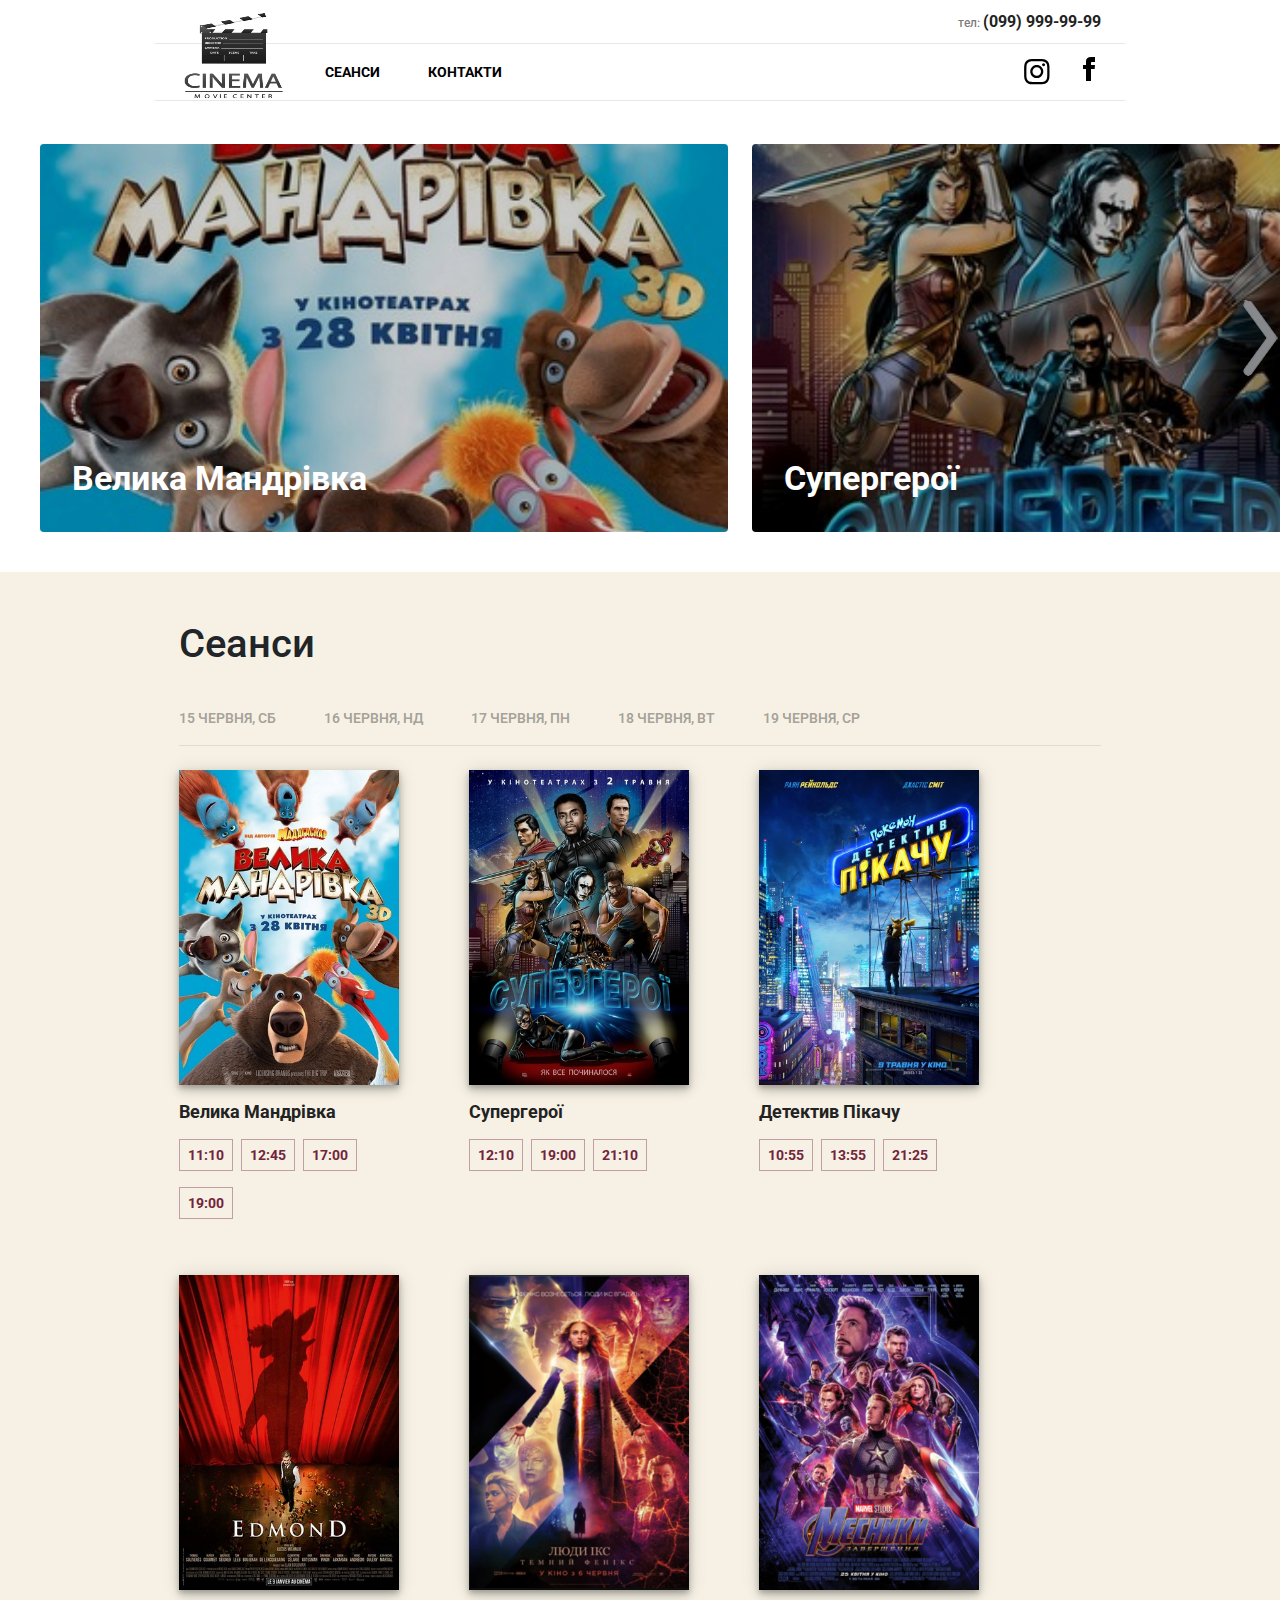
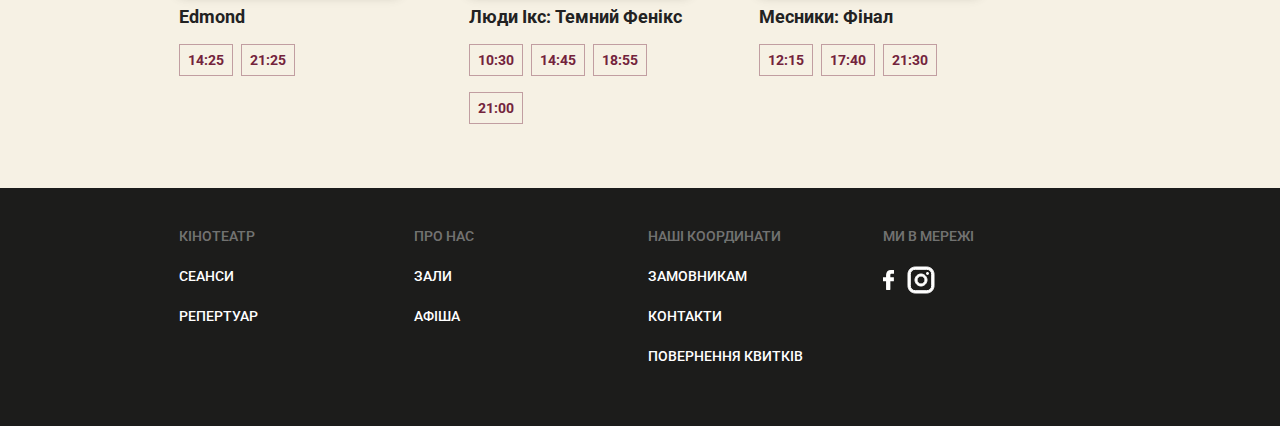
<file: index.html>
<html lang="en">

<head>
    <meta charset="UTF-8">
    <meta name="viewport" content="width=device-width, initial-scale=1.0">
    <link rel="stylesheet" href="stylePage2.css">

    <script src='./sourcePage2.js'></script>
    <link rel="stylesheet" href="https://stackpath.bootstrapcdn.com/bootstrap/4.3.1/css/bootstrap.min.css"
        integrity="sha384-ggOyR0iXCbMQv3Xipma34MD+dH/1fQ784/j6cY/iJTQUOhcWr7x9JvoRxT2MZw1T" crossorigin="anonymous">
    <link href="https://fonts.googleapis.com/css?family=Roboto" rel="stylesheet">
    <title>Cinema</title>
</head>

<body>

    <div class="App">
        <div class="wraper">
            <div class="header">
                <div class="main-width header-top">
                    <p class="header-telephone">
                        тел:
                        <a class="header-telephone-link" href="#">
                            (099) 999-99-99
                        </a>
                    </p>
                </div>
                <div class="header-bottom main-width">
                    <a href="#">
                        <img src="./icons/cinema-logo.PNG" class="header-logo" alt="header-logo">
                    </a>

                    <ul class="header-navigation">
                        <li>
                            <a href="#session">Сеанси</a>
                        </li>
                        <li>
                            <a href="#">Контакти</a>
                        </li>
                    </ul>

                    <ul class="header-links">
                        <li>
                            <a href="https://instagram.com/">
                                <img src="icons/icon-instagram.svg" class="icon-instagram" alt="instagram">
                            </a>
                        </li>
                        <li>
                            <a href="https://facebook.com/">
                                <img src="icons/icon-facebook.svg" alt="facebook">
                            </a>
                        </li>
                    </ul>
                </div>
            </div>


            <nav class="navbar fixed-top  navbar-expand-lg navbar-light bg-light  mobile-see">
                <div>
                    <a class="navbar-brand" href="#">
                        <img src="./icons/cinema-logo.PNG" class="header-logo" alt="header-logo">
                    </a>
                </div>

                <button class="navbar-toggler" type="button" data-toggle="collapse" data-target="#navbarNavDropdown"
                    aria-controls="navbarNavDropdown" aria-expanded="false" aria-label="Toggle navigation">
                    <span class="navbar-toggler-icon"></span>
                </button>
                <div class="collapse navbar-collapse" id="navbarNavDropdown">
                    <ul class="navbar-nav">
                        <li class="nav-item">
                            <a class="nav-link" href="#session">Сеанси <span class="sr-only">(current)</span></a>
                        </li>
                        <li class="nav-item">
                            <a class="nav-link" href="#contacts">Контакти</a>
                        </li>
                        <li class="nav-item">
                            <a class="nav-link" href="#">Скоро у прокаті</a>
                        </li>
                        <!-- <li class="nav-item dropdown">
                            <a class="nav-link dropdown-toggle" href="#" id="navbarDropdownMenuLink"
                                data-toggle="dropdown" aria-haspopup="true" aria-expanded="false">
                                Dropdown link
                            </a>
                            <div class="dropdown-menu" aria-labelledby="navbarDropdownMenuLink">
                                <a class="dropdown-item" href="#">Action</a>
                                <a class="dropdown-item" href="#">Another action</a>
                                <a class="dropdown-item" href="#">Something else here</a>
                            </div>
                        </li> -->
                    </ul>
                </div>
            </nav>


            <div class="main-body">
                <div class="slider">
                    <div class="slider-wrapper" id="id-slider-wrapper" style="margin-left: 0px;">
                        <a class="slider-slide" href="./movie/1111.html"
                            style="background-image: url(./images/1.jpeg);">
                            <div class="slide-mask">
                                <div class="slide-content">
                                    <p class="slide-title">Велика Мандрівка</p>
                                </div>
                            </div>
                        </a>
                        <a class="slider-slide" href="./movie/1111.html"
                            style="background-image: url(./images/2.jpeg);">
                            <div class="slide-mask">
                                <div class="slide-content">
                                    <p class="slide-title">Супергерої</p>
                                </div>
                            </div>
                        </a>
                        <a class="slider-slide" href="./movie/1111.html"
                            style="background-image: url(./images/3.jpeg);">
                            <div class="slide-mask">
                                <div class="slide-content">
                                    <p class="slide-title">Детектив Пікачу</p>
                                </div>
                            </div>
                        </a>
                        <a class="slider-slide" href="./movie/1111.html"
                            style="background-image: url(./images/4.jpeg);">
                            <div class="slide-mask">
                                <div class="slide-content">
                                    <p class="slide-title">Edmond</p>
                                </div>
                            </div>
                        </a>
                        <a class="slider-slide" href="./movie/1111.html"
                            style="background-image: url(./images/5.jpeg);">
                            <div class="slide-mask">
                                <div class="slide-content">
                                    <p class="slide-title">Люди Ікс: Темний Фенікс</p>
                                </div>
                            </div>
                        </a>
                        <a class="slider-slide" href="./movie/1111.html"
                            style="background-image: url(./images/6.jpeg);">
                            <div class="slide-mask">
                                <div class="slide-content">
                                    <p class="slide-title">Месники: Фінал</p>
                                </div>
                            </div>
                        </a>
                    </div>

                    <div class="slider-button slider-button-right" style="display: block;" onclick="rightSlide()"></div>
                    <div class="slider-button slider-button-left" style="display: none;" onclick="leftSlide()"></div>
                </div>
                <div class="schedule">
                    <div class="main-width">
                        <h1>Сеанси</h1>
                        <ul class="schedule-dates">
                            <li>15 червня, сб</li>
                            <li>16 червня, нд</li>
                            <li>17 червня, пн</li>
                            <li>18 червня, вт</li>
                            <li>19 червня, ср</li>
                        </ul>

                        <div class="schedule-films">
                            <div class="schedule-film">
                                <a href="./movie/1111.html">
                                    <img class="schedule-film-poster" src="./images/1.jpeg" alt="Велика мандрівка">
                                    <p class="schedule-film-title">Велика Мандрівка</p>
                                </a>
                                <div class="schedule-film-sessions">
                                    <div class="session">11:10</div>
                                    <div class="session">12:45</div>
                                    <div class="session">17:00</div>
                                    <div class="session">19:00</div>
                                </div>
                            </div>
                            <div class="schedule-film">
                                <a href="./movie/1111.html">
                                    <img class="schedule-film-poster" src="./images/2.jpeg" alt="Велика мандрівка">
                                    <p class="schedule-film-title">Супергерої</p>
                                </a>
                                <div class="schedule-film-sessions">
                                    <div class="session">12:10</div>
                                    <div class="session">19:00</div>
                                    <div class="session">21:10</div>
                                </div>
                            </div>
                            <div class="schedule-film">
                                <a href="./movie/1111.html">
                                    <img class="schedule-film-poster" src="./images/3.jpeg" alt="Велика мандрівка">
                                    <p class="schedule-film-title">Детектив Пікачу</p>
                                </a>
                                <div class="schedule-film-sessions">
                                    <div class="session">10:55</div>
                                    <div class="session">13:55</div>
                                    <div class="session">21:25</div>
                                </div>
                            </div>
                            <div class="schedule-film">
                                <a href="./movie/1111.html">
                                    <img class="schedule-film-poster" src="./images/4.jpeg" alt="Велика мандрівка">
                                    <p class="schedule-film-title">Edmond</p>
                                </a>
                                <div class="schedule-film-sessions">
                                    <div class="session">14:25</div>
                                    <div class="session">21:25</div>
                                </div>
                            </div>
                            <div class="schedule-film">
                                <a href="./movie/1111.html">
                                    <img class="schedule-film-poster" src="./images/5.jpeg" alt="Велика мандрівка">
                                    <p class="schedule-film-title">Люди Ікс: Темний Фенікс</p>
                                </a>
                                <div class="schedule-film-sessions">
                                    <div class="session">10:30</div>
                                    <div class="session">14:45</div>
                                    <div class="session">18:55</div>
                                    <div class="session">21:00</div>
                                </div>
                            </div>
                            <div class="schedule-film">
                                <a href="./movie/1111.html">
                                    <img class="schedule-film-poster" src="./images/6.jpeg" alt="Велика мандрівка">
                                    <p class="schedule-film-title">Месники: Фінал</p>
                                </a>
                                <div class="schedule-film-sessions">
                                    <div class="session">12:15</div>
                                    <div class="session">17:40</div>
                                    <div class="session">21:30</div>
                                </div>
                            </div>

                        </div>
                    </div>
                </div>
            </div>
        </div>

        <div class="buffer"></div>

        <div class="footer">
            <div class="main-width">
                <div class="footer-section">
                    <p class="footer-section-header">Кінотеатр</p>
                    <p>
                        <a href="#">Сеанси</a>
                    </p>
                    <p>
                        <a href="#">Репертуар</a>
                    </p>
                </div>
                <div class="footer-section">
                    <p class="footer-section-header">Про нас</p>
                    <p>
                        <a href="#">Зали</a>
                    </p>
                    <p>
                        <a href="#">Афіша</a>
                    </p>
                </div>
                <div class="footer-section">
                    <p class="footer-section-header">Наші координати</p>
                    <p>
                        <a href="#">Замовникам</a>
                    </p>
                    <p>
                        <a href="#">Контакти</a>
                    </p>
                    <p>
                        <a href="#">Повернення квитків</a>
                    </p>
                </div>
                <div class="footer-section">
                    <p class="footer-section-header">Ми в мережі</p>
                    <p>
                        <a href="http://instagram.com">
                            <img src="./icons/icon-facebook-white.svg" alt>
                        </a>
                        <a href="http://facebook.com">
                            <img src="./icons/icon-instagram-white.svg" alt>
                        </a>
                    </p>
                </div>
            </div>

        </div>
    </div>


</body>
<!-- Optional JavaScript -->
<!-- jQuery first, then Popper.js, then Bootstrap JS -->
<script src="https://code.jquery.com/jquery-3.3.1.slim.min.js"
    integrity="sha384-q8i/X+965DzO0rT7abK41JStQIAqVgRVzpbzo5smXKp4YfRvH+8abtTE1Pi6jizo"
    crossorigin="anonymous"></script>
<script src="https://cdnjs.cloudflare.com/ajax/libs/popper.js/1.14.7/umd/popper.min.js"
    integrity="sha384-UO2eT0CpHqdSJQ6hJty5KVphtPhzWj9WO1clHTMGa3JDZwrnQq4sF86dIHNDz0W1"
    crossorigin="anonymous"></script>
<script src="https://stackpath.bootstrapcdn.com/bootstrap/4.3.1/js/bootstrap.min.js"
    integrity="sha384-JjSmVgyd0p3pXB1rRibZUAYoIIy6OrQ6VrjIEaFf/nJGzIxFDsf4x0xIM+B07jRM"
    crossorigin="anonymous"></script>

</html>
</file>
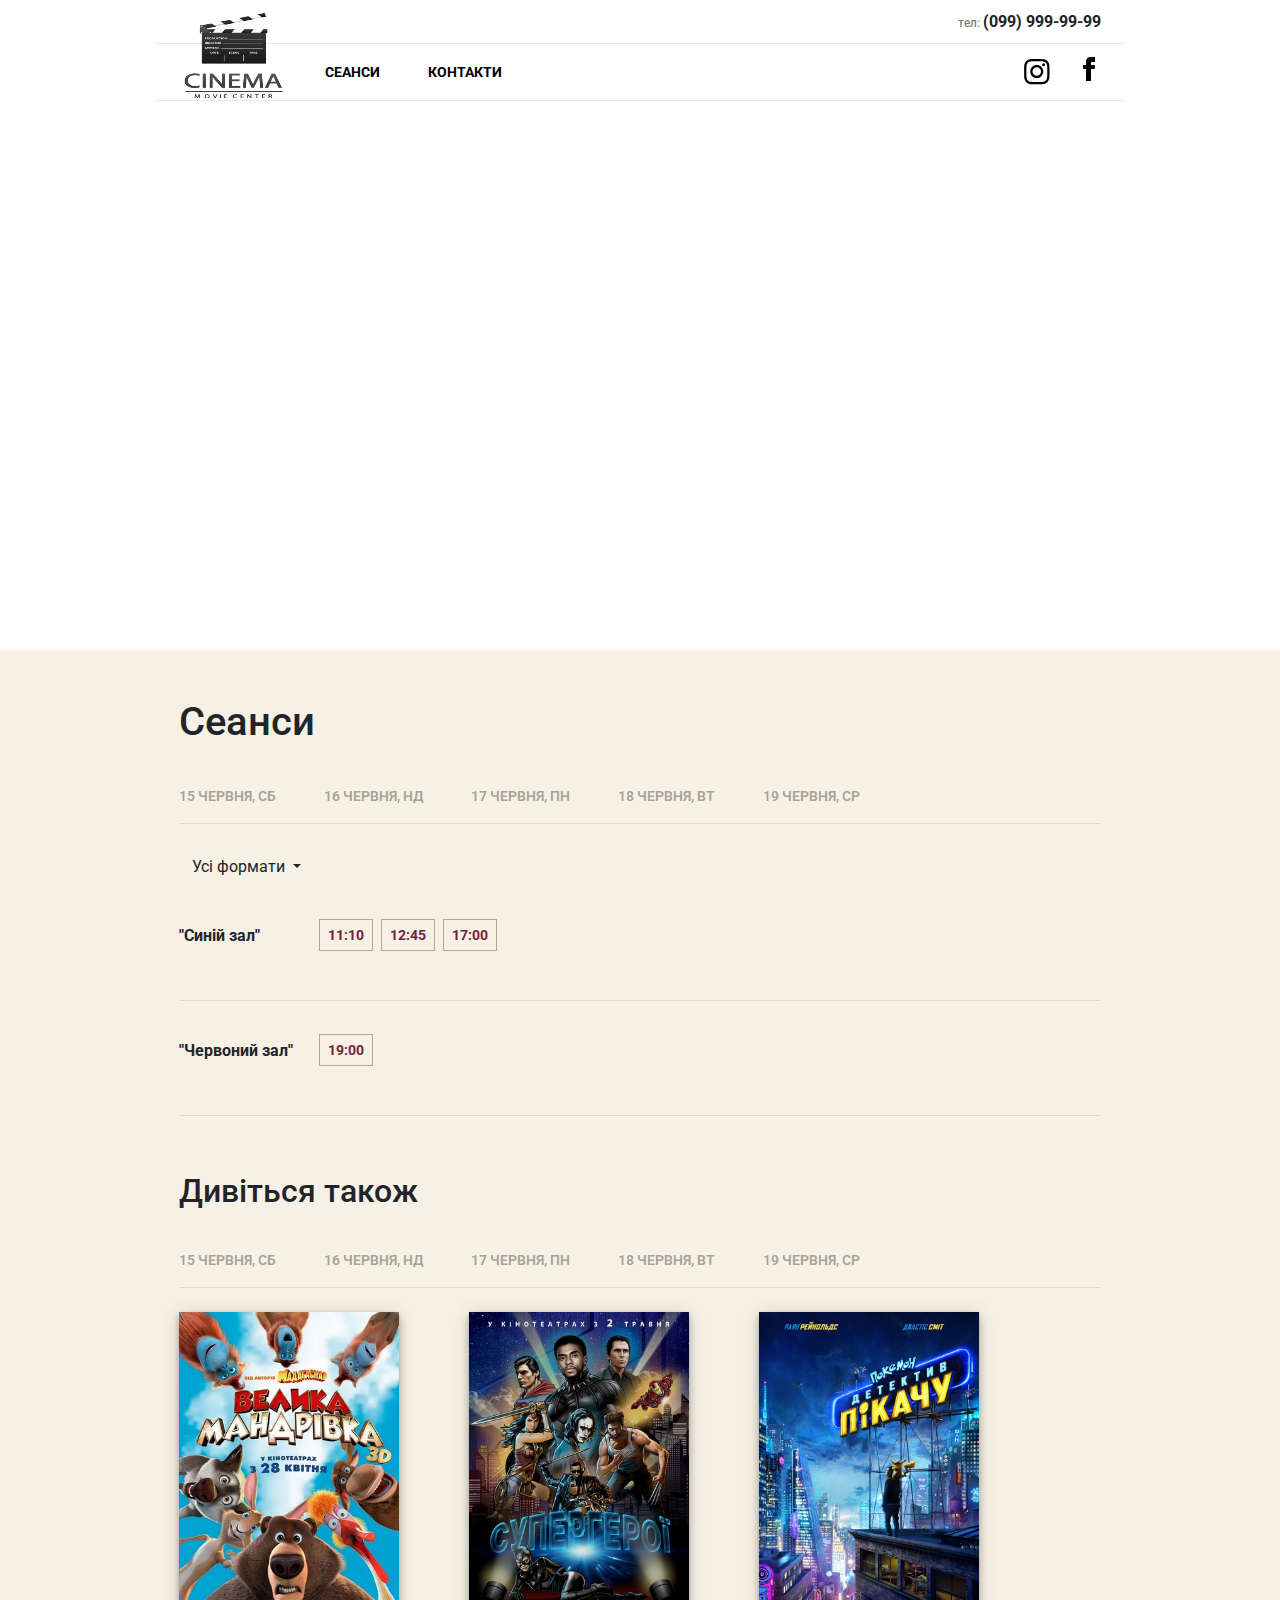
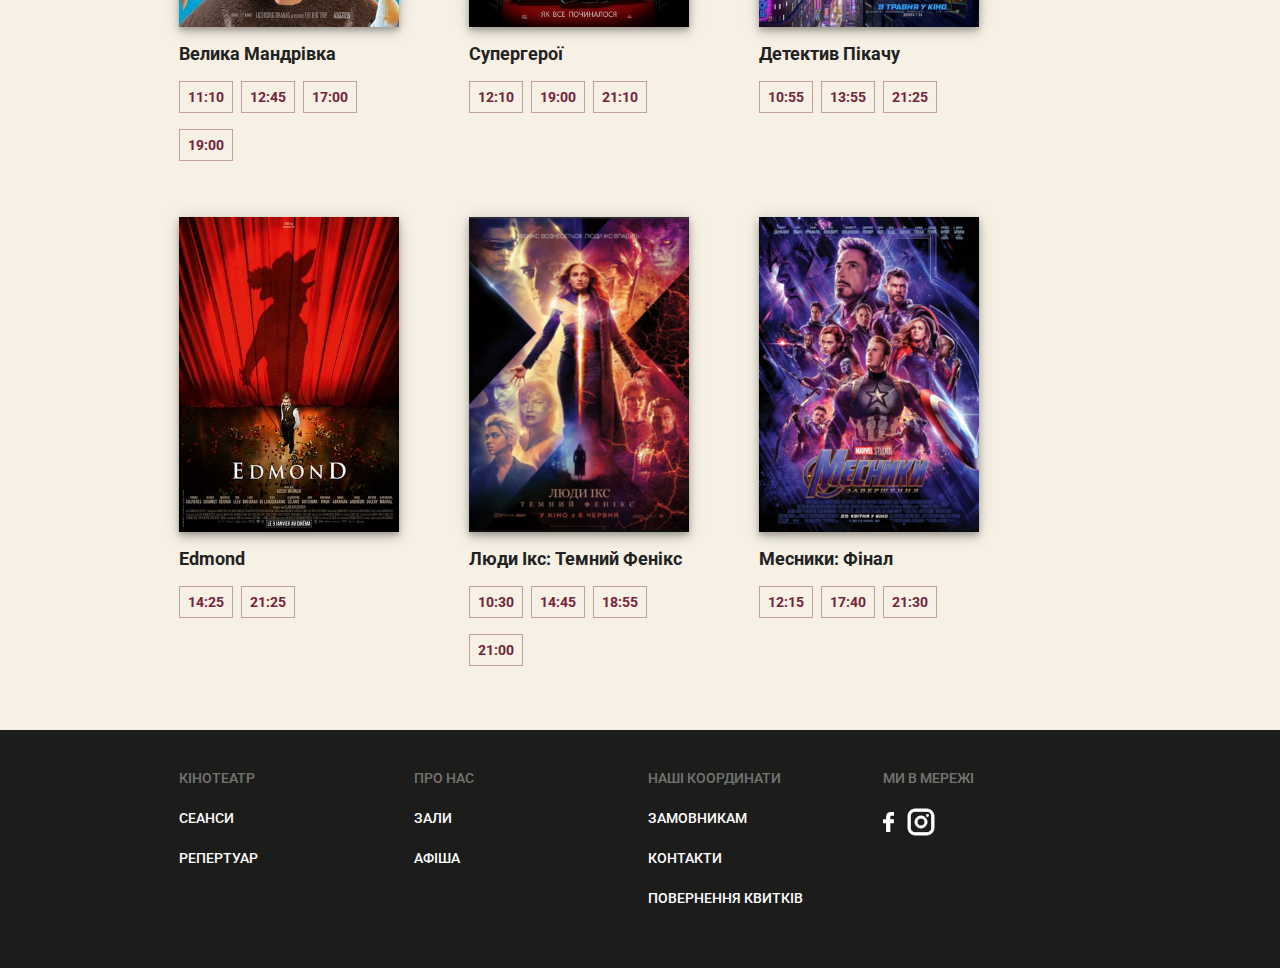
<file: movie/1111.html>
<html lang="en">

<head>
    <meta charset="UTF-8">
    <meta name="viewport" content="width=device-width, initial-scale=1.0">
    <link rel="stylesheet" href="../stylePage2.css">

    <link rel="stylesheet" href="https://stackpath.bootstrapcdn.com/bootstrap/4.3.1/css/bootstrap.min.css"
        integrity="sha384-ggOyR0iXCbMQv3Xipma34MD+dH/1fQ784/j6cY/iJTQUOhcWr7x9JvoRxT2MZw1T" crossorigin="anonymous">
    <link href="https://fonts.googleapis.com/css?family=Roboto" rel="stylesheet">
    <title>Cinema</title>
</head>

<body>

    <div class="App">
        <div class="wraper">
            <div class="header">
                <div class="main-width header-top">
                    <p class="header-telephone">
                        тел:
                        <a class="header-telephone-link" href="../index.html">
                            (099) 999-99-99
                        </a>
                    </p>
                </div>
                <div class="header-bottom main-width">
                    <a href="../index.html">
                        <img src="../icons/cinema-logo.PNG" class="header-logo" alt="header-logo">
                    </a>

                    <ul class="header-navigation">
                        <li>
                            <a href="#session">Сеанси</a>
                        </li>
                        <li>
                            <a href="#contacts">Контакти</a>
                        </li>
                    </ul>

                    <ul class="header-links">
                        <li>
                            <a href="https://instagram.com/">
                                <img src="../icons/icon-instagram.svg" class="icon-instagram" alt="instagram">
                            </a>
                        </li>
                        <li>
                            <a href="https://facebook.com/">
                                <img src="../icons/icon-facebook.svg" alt="facebook">
                            </a>
                        </li>
                    </ul>
                </div>
            </div>


            <nav class="navbar fixed-top  navbar-expand-lg navbar-light bg-light  mobile-see">
                <div>
                    <a class="navbar-brand" href="../index.html">
                        <img src="../icons/cinema-logo.PNG" class="header-logo" alt="header-logo">
                    </a>
                </div>

                <button class="navbar-toggler" type="button" data-toggle="collapse" data-target="#navbarNavDropdown"
                    aria-controls="navbarNavDropdown" aria-expanded="false" aria-label="Toggle navigation">
                    <span class="navbar-toggler-icon"></span>
                </button>
                <div class="collapse navbar-collapse" id="navbarNavDropdown">
                    <ul class="navbar-nav">
                        <li class="nav-item active">
                            <a class="nav-link" href="#session">Сеанси <span class="sr-only">(current)</span></a>
                        </li>
                        <li class="nav-item">
                            <a class="nav-link" href="#contacts">Контакти</a>
                        </li>
                        <li class="nav-item">
                            <a class="nav-link" href="#">Скоро у прокаті</a>
                        </li>
                    </ul>
                </div>
            </nav>


            <div class="main-body">
                <div class="embed-responsive embed-responsive-16by9 movie-trailer">
                    <iframe class="embed-responsive-item" src="https://www.youtube.com/embed/97JjmzzbpcY"
                        allowfullscreen></iframe>
                </div>
                <div class="schedule">
                    <div class="main-width">
                        <h1>Сеанси</h1>
                        <ul class="schedule-dates">
                            <li>15 червня, сб</li>
                            <li>16 червня, нд</li>
                            <li>17 червня, пн</li>
                            <li>18 червня, вт</li>
                            <li>19 червня, ср</li>
                        </ul>

                        <button class="btn dropdown-toggle" type="button" data-toggle="dropdown">Усі формати
                            <span class="caret"></span></button>
                        <ul class="dropdown-menu">
                            <input class="form-control" id="myInput" type="text" placeholder="Search..">
                            <li><a href="#">2D</a></li>
                            <li><a href="#">3D</a></li>
                        </ul>

                        <div class="schedule-halls">
                            <div class="schedule-hall">
                                <p class="schedule-hall-name">"Синій зал"</p>
                                <div class="schedule-hall-sessions">
                                        <div class="session">11:10</div>
                                        <div class="session">12:45</div>
                                        <div class="session">17:00</div>
                                </div>
                            </div>
                            <div class="schedule-hall">
                                    <p class="schedule-hall-name">"Червоний зал"</p>
                                    <div class="schedule-hall-sessions">
                                            <div class="session">19:00</div>
                                    </div>
                                </div>
                        </div>
                    </div>
                </div>

                <div class="movie-info"></div>

                <div class="schedule">
                    <div class="main-width">
                        <h2>Дивіться також</h2>
                        <ul class="schedule-dates">
                            <li>15 червня, сб</li>
                            <li>16 червня, нд</li>
                            <li>17 червня, пн</li>
                            <li>18 червня, вт</li>
                            <li>19 червня, ср</li>
                        </ul>

                        <div class="schedule-films">
                            <div class="schedule-film">
                                <a href="../movie/1111.html">
                                    <img class="schedule-film-poster" src="../images/1.jpeg" alt="Велика мандрівка">
                                    <p class="schedule-film-title">Велика Мандрівка</p>
                                </a>
                                <div class="schedule-film-sessions">
                                    <div class="session">11:10</div>
                                    <div class="session">12:45</div>
                                    <div class="session">17:00</div>
                                    <div class="session">19:00</div>
                                </div>
                            </div>
                            <div class="schedule-film">
                                <a href="../movie/1111.html">
                                    <img class="schedule-film-poster" src="../images/2.jpeg" alt="Велика мандрівка">
                                    <p class="schedule-film-title">Супергерої</p>
                                </a>
                                <div class="schedule-film-sessions">
                                    <div class="session">12:10</div>
                                    <div class="session">19:00</div>
                                    <div class="session">21:10</div>
                                </div>
                            </div>
                            <div class="schedule-film">
                                <a href="../movie/1111.html">
                                    <img class="schedule-film-poster" src="../images/3.jpeg" alt="Велика мандрівка">
                                    <p class="schedule-film-title">Детектив Пікачу</p>
                                </a>
                                <div class="schedule-film-sessions">
                                    <div class="session">10:55</div>
                                    <div class="session">13:55</div>
                                    <div class="session">21:25</div>
                                </div>
                            </div>
                            <div class="schedule-film">
                                <a href="../movie/1111.html">
                                    <img class="schedule-film-poster" src="../images/4.jpeg" alt="Велика мандрівка">
                                    <p class="schedule-film-title">Edmond</p>
                                </a>
                                <div class="schedule-film-sessions">
                                    <div class="session">14:25</div>
                                    <div class="session">21:25</div>
                                </div>
                            </div>
                            <div class="schedule-film">
                                <a href="../movie/1111.html">
                                    <img class="schedule-film-poster" src="../images/5.jpeg" alt="Велика мандрівка">
                                    <p class="schedule-film-title">Люди Ікс: Темний Фенікс</p>
                                </a>
                                <div class="schedule-film-sessions">
                                    <div class="session">10:30</div>
                                    <div class="session">14:45</div>
                                    <div class="session">18:55</div>
                                    <div class="session">21:00</div>
                                </div>
                            </div>
                            <div class="schedule-film">
                                <a href="../movie/1111.html">
                                    <img class="schedule-film-poster" src="../images/6.jpeg" alt="Велика мандрівка">
                                    <p class="schedule-film-title">Месники: Фінал</p>
                                </a>
                                <div class="schedule-film-sessions">
                                    <div class="session">12:15</div>
                                    <div class="session">17:40</div>
                                    <div class="session">21:30</div>
                                </div>
                            </div>

                        </div>
                    </div>
                </div>
            </div>

        </div>

        <div class="buffer"></div>


        <div class="footer">
            <div class="main-width">
                <div class="footer-section">
                    <p class="footer-section-header">Кінотеатр</p>
                    <p>
                        <a href="#">Сеанси</a>
                    </p>
                    <p>
                        <a href="#">Репертуар</a>
                    </p>
                </div>
                <div class="footer-section">
                    <p class="footer-section-header">Про нас</p>
                    <p>
                        <a href="#">Зали</a>
                    </p>
                    <p>
                        <a href="#">Афіша</a>
                    </p>
                </div>
                <div class="footer-section">
                    <p class="footer-section-header">Наші координати</p>
                    <p>
                        <a href="#">Замовникам</a>
                    </p>
                    <p>
                        <a href="#">Контакти</a>
                    </p>
                    <p>
                        <a href="#">Повернення квитків</a>
                    </p>
                </div>
                <div class="footer-section">
                    <p class="footer-section-header">Ми в мережі</p>
                    <p>
                        <a href="http://instagram.com">
                            <img src="../icons/icon-facebook-white.svg" alt>
                        </a>
                        <a href="http://facebook.com">
                            <img src="../icons/icon-instagram-white.svg" alt>
                        </a>
                    </p>
                </div>
            </div>

        </div>
    </div>

</body>
<!-- Optional JavaScript -->
<!-- jQuery first, then Popper.js, then Bootstrap JS -->
<script src="https://code.jquery.com/jquery-3.3.1.slim.min.js"
    integrity="sha384-q8i/X+965DzO0rT7abK41JStQIAqVgRVzpbzo5smXKp4YfRvH+8abtTE1Pi6jizo"
    crossorigin="anonymous"></script>
<script src="https://cdnjs.cloudflare.com/ajax/libs/popper.js/1.14.7/umd/popper.min.js"
    integrity="sha384-UO2eT0CpHqdSJQ6hJty5KVphtPhzWj9WO1clHTMGa3JDZwrnQq4sF86dIHNDz0W1"
    crossorigin="anonymous"></script>
<script src="https://stackpath.bootstrapcdn.com/bootstrap/4.3.1/js/bootstrap.min.js"
    integrity="sha384-JjSmVgyd0p3pXB1rRibZUAYoIIy6OrQ6VrjIEaFf/nJGzIxFDsf4x0xIM+B07jRM"
    crossorigin="anonymous"></script>


<script src='../sourcePage2.js'></script>

</html>
</file>
<file: stylePage2.css>
body{
    min-width: 970px;
}


.App{
    height: 100%;
}
.main-width{

    width: 970px;
    margin: 0 auto;
    box-sizing: border-box;
    padding: 0 24px;
}

.wraper{
    min-height: 100%;
    padding-top: 104px;
    margin-bottom: -238px;
    position: relative;
}

.buffer{
    min-height: 238px;
}
.footer{
    background-color: #1c1c1b;
    position: relative;
    z-index: 20;
}

.header {
    background-color: #fff;
    position: fixed;
    top: 0;
    right: 0;
    left: 0;
    z-index: 50;
    transition: top .15s;
}

.header-top{
    height: 44px;
    border-bottom: 1px solid rgba(34,34,34,.1);
    overflow: hidden;
}
.header-telephone{
    float: right;
    height: 44px;
    line-height: 44px;
    font-size: 12px;
    color: rgba(34,34,34,.6);
    font-weight: 500;
}
.header-telephone-link{
    text-decoration: none;
    color: #222;
    font-size: 16px;
    font-weight: 700;
}
.header-telephone-link:hover{
    text-decoration: none;
    color: rgba(34,34,34,.6);
    font-size: 16px;
    font-weight: 700;
}

.header-bottom{
    border-bottom: 1px solid rgba(34,34,34,.1);
    position: relative;
    height: 100%;
    padding-left: 146px;
}

.header-logo{
    position: absolute;
    width: 110px;
    height: 89px;
    left: 24px;
    bottom: 0px;
}
.header-navigation{
    float: left;
    height: 100%;
    list-style: none;
}
.header-navigation li{
    border: 0;
    font-size: 100%;
    font: inherit;
    vertical-align: baseline;
    margin: 0;
    padding: 0;

    float: left;
}
.header-navigation li a{
    display: block;
    line-height: 56px;
    font-size: 14px;
    font-weight: 700;
    color: #222;
    text-decoration: none;
    text-transform: uppercase;
    padding: 0 24px;
    color: black;
}
.header-navigation li a:hover{
    color: rgba(34,34,34,.6);
}

.header-links {
    float: right;
    list-style: none;
    right: 0;
}

.header-links li {
    float: left;
    padding: 12px 0;
}

.icon-instagram{
    height: 32px;
    width: 32px;
    margin-right: 24px;
}
.header-bottom::after{
    content: "";
    display: table;
    clear: both;
}
 body ul{
    margin-bottom: 0;
    padding-left: 0;
}

.scrolled{
    top: -44px;
}

.slider{
    position: relative;
}
.slider-wrapper{
    padding: 40px 0;
    padding-left: 40px;
    display: flex;
    flex-wrap: nowrap;
    overflow: hidden;
    background-color: #fff;
}
.slider-slide{
    flex-basis: 688px;
    height: 388px;
    margin-right: 24px;
    border-radius: 4px;
    flex-grow: 0;
    overflow: hidden;
    background-position: 50%;
    background-size: cover;
    flex-shrink: 0;
}
.slide-mask{
    width: 100%;
    height: 100%;
    background-color: rgba(0,0,0,.2);
    position: relative;
    box-sizing: border-box;
    transition: .25s;
}
.slide-mask:hover{
    background-color: rgba(0,0,0,.4);
}
.slide-content {
    position: absolute;
    bottom: 24px;
    left: 32px;
    right: 32px;
    box-sizing: border-box;
}
.slide-title{
    font-family: 'Roboto';
    font-size: 34px;
    line-height: 40px;
    font-weight: 700;
    color: #fff;
    width: calc(100% - 140px);
    float: left;
    margin-bottom: 10px;
}



.slider-button{
    position: absolute;
    top: 0;
    bottom: 0;
    width: 40px;
    background-image: url(./icons/slider-arrow.png);
    background-position: 50%;
    background-repeat: no-repeat;
    opacity: .90;
    cursor: pointer;
}
.slider-button-right{
    right: 0;
}
.slider-button-left{
    left: 0;
    transform: scaleX(-1);
}

.schedule{
    background-color: #f6f1e4;
    padding: 48px 0 8px;
}
.schedule-dates{
    list-style: none;
    display: flex;
    flex-direction: row;
    margin-bottom: 24px;
    border-bottom: 1px solid rgba(34,34,34,.1);
    flex-wrap: nowrap;
}
.schedule-dates li {
    margin-right: 48px;
    margin-top: 32px;
    padding-bottom: 16px;
    border-bottom: 1px solid transparent;
    font-size: 14px;
    font-weight: 600;
    color: rgba(34,34,34,.4);
    cursor: pointer;
    text-transform: uppercase;
    margin-bottom: -1px;
    position: relative;
    flex-shrink: 0;
    transition: .25s;
}
.schedule-dates li:hover{
    color: black;
}
.schedule-films {
    display: flex;
    justify-content: flex-start;
    flex-wrap: wrap;
}
.schedule-film {
    flex-basis: 220px;
    margin-right: 70px;
    margin-bottom: 40px;
}
.schedule-film-poster {
    width: 100%;
    height: 315px;
    box-shadow: inset 0 1px 11px 0 rgba(0,0,0,.38), 0 6px 10px 0 rgba(0,0,0,.14), 0 1px 18px 0 rgba(0,0,0,.12), 0 3px 5px 0 rgba(0,0,0,.2);
    margin-bottom: 16px;
}
.schedule-film-title {
    font-size: 18px;
    line-height: 22px;
    font-weight: 700;
    margin-bottom: 16px;
    color: #222;

}
.schedule-film a{
    text-decoration: none!important;
}

.schedule-film-sessions{
    display: flex;
    flex-direction: row;
    flex-wrap: wrap;
}
.session
{
    border: 1px solid rgba(115,35,60,.4);
    color: #73233c;
    font-size: 14px;
    height: 32px;
    line-height: 30px;
    box-sizing: border-box;
    margin-right: 8px;
    margin-bottom: 16px;
    text-align: center;
    font-weight: 700;
    position: relative;
    cursor: pointer;
    flex-shrink: 0;
    padding: 0 8px;
    transition: .25s;
}
.session:hover{
    border-color: black;
}


.footer .main-width {
    padding-top: 38px;
    padding-bottom: 40px;
    display: flex;
    justify-content: space-between;
}
.footer-section {
    flex-basis: calc(25% - 12px);
}
.footer-section p{
    font-size: 14px;
    font-weight: 500;
    margin-bottom: 19px;
    text-transform: uppercase;
}
.footer-section-header{
    color: hsla(0,0%,100%,.4);
    margin-bottom: 25px;
}
.footer-section p a{
    color: #fff;
    text-decoration: none;
    padding-right: 10px;
}
.mobile-see{
    display: none!important;
}



.schedule-hall{
    border-bottom: 1px solid rgba(34,34,34,.1);
    padding: 33px 0;
    overflow: hidden;
}
.schedule-hall-name{
    float: left;
    width: 140px;
    font-size: 16px;
    font-weight: 700;
    padding-top: 5px;
}
.schedule-hall-sessions{
    width: calc(100% - 140px);
    float: right;
    display: flex;
    flex-direction: row;
    flex-wrap: wrap;
}
.movie-trailer{
    max-width: 970px!important;
    margin: 0 auto;
    box-sizing: border-box;
    padding: 0 24px;
}



@media screen and (max-width: 991px)
{
    body {
        min-width: 0;
    }
    .wraper {
        padding-top: 14.93333vw;
    }
    .header, .slider-button-left, .slider-button-right{
        display:none!important;
    }
    .mobile-see{
        display: flex!important;
    }
    .main-width {
        width: auto;
        padding: 0 6.4vw;
    }

    .schedule-dates {
        display: flex;
        flex-direction: row;
        flex-wrap: nowrap;
        padding: 0 6.4vw;
        overflow-x: auto;
        overflow-y: hidden;
        -webkit-overflow-scrolling: touch;
        margin-bottom: 0;
    }
    .schedule-dates li {
        float: none;
        flex-shrink: 0;
        font-size: 3.2vw;
        line-height: 3.73333vw;
        padding-bottom: 4.26667vw;
        margin-right: 10.66667vw;
    }

    .slider-wrapper {
        padding: 6.4vw 4.26667vw;
        overflow-x: auto;
        -webkit-overflow-scrolling: touch;
        margin-left: 0!important;
    }
    .slider-slide {
        flex-basis: 85.33333vw;
        height: 48vw;
    }
    .slide-mask{
        padding: 4.26667vw;
    }
    .slide-content {
        bottom: 4.26667vw;
        left: 4.26667vw;
        right: 4.26667vw;
    }
    .slide-title {
        font-size: 6.4vw;
        line-height: 6.4vw;
        width: auto;
    }


    .schedule-films {
        flex-wrap: nowrap;
        padding: 6.4vw;
        overflow-x: auto;
        -webkit-overflow-scrolling: touch;
    }
    .schedule-film {
        flex-basis: 76.8vw;
        margin-right: 7.46667vw!important;
        flex-shrink: 0;
    }
    .schedule-film-poster {
        height: 106.66667vw;
        margin-bottom: 4.26667vw;
        box-shadow: 1.06667vw 1.6vw 2.66667vw 0 #d1c6b9;
    }
    .schedule-film-title {
        font-size: 4.26667vw;
        line-height: 5.86667vw;
        margin-bottom: 4.26667vw;
    }
    .session {
        height: 8.53333vw;
        line-height: 8vw;
        font-size: 3.73333vw;
        padding: 0 2.13333vw;
    }

    .header-logo{
        position: static;
        display: inline-block;
        width: 15vw;
        height: 13vw;
    }

    .footer .main-width {
        padding-top: 8.53333vw;
        padding-bottom: 7.46667vw;
        display: block;
    }
    .footer-section {
        margin-bottom: 10.66667vw;
    }
    .footer-section p{
        font-size: 3.2vw;
        margin-bottom: 5.06667vw;
    }
    .footer-section-header{
        margin-bottom: 6.66667vw;
    }


    .schedule-halls{
        padding: 0 6.4vw;
    }
    .schedule-hall{
        padding: 8.53333vw 0 12.8vw;
    }
    .schedule-hall-name {
        width: 33.33333vw;
        font-size: 4vw;
        line-height: 5.86667vw;
        padding-top: 1.33333vw;
    }  
    .schedule-hall-sessions{
        width: calc(100% - 33.5vw);
    }  
}
</file>
